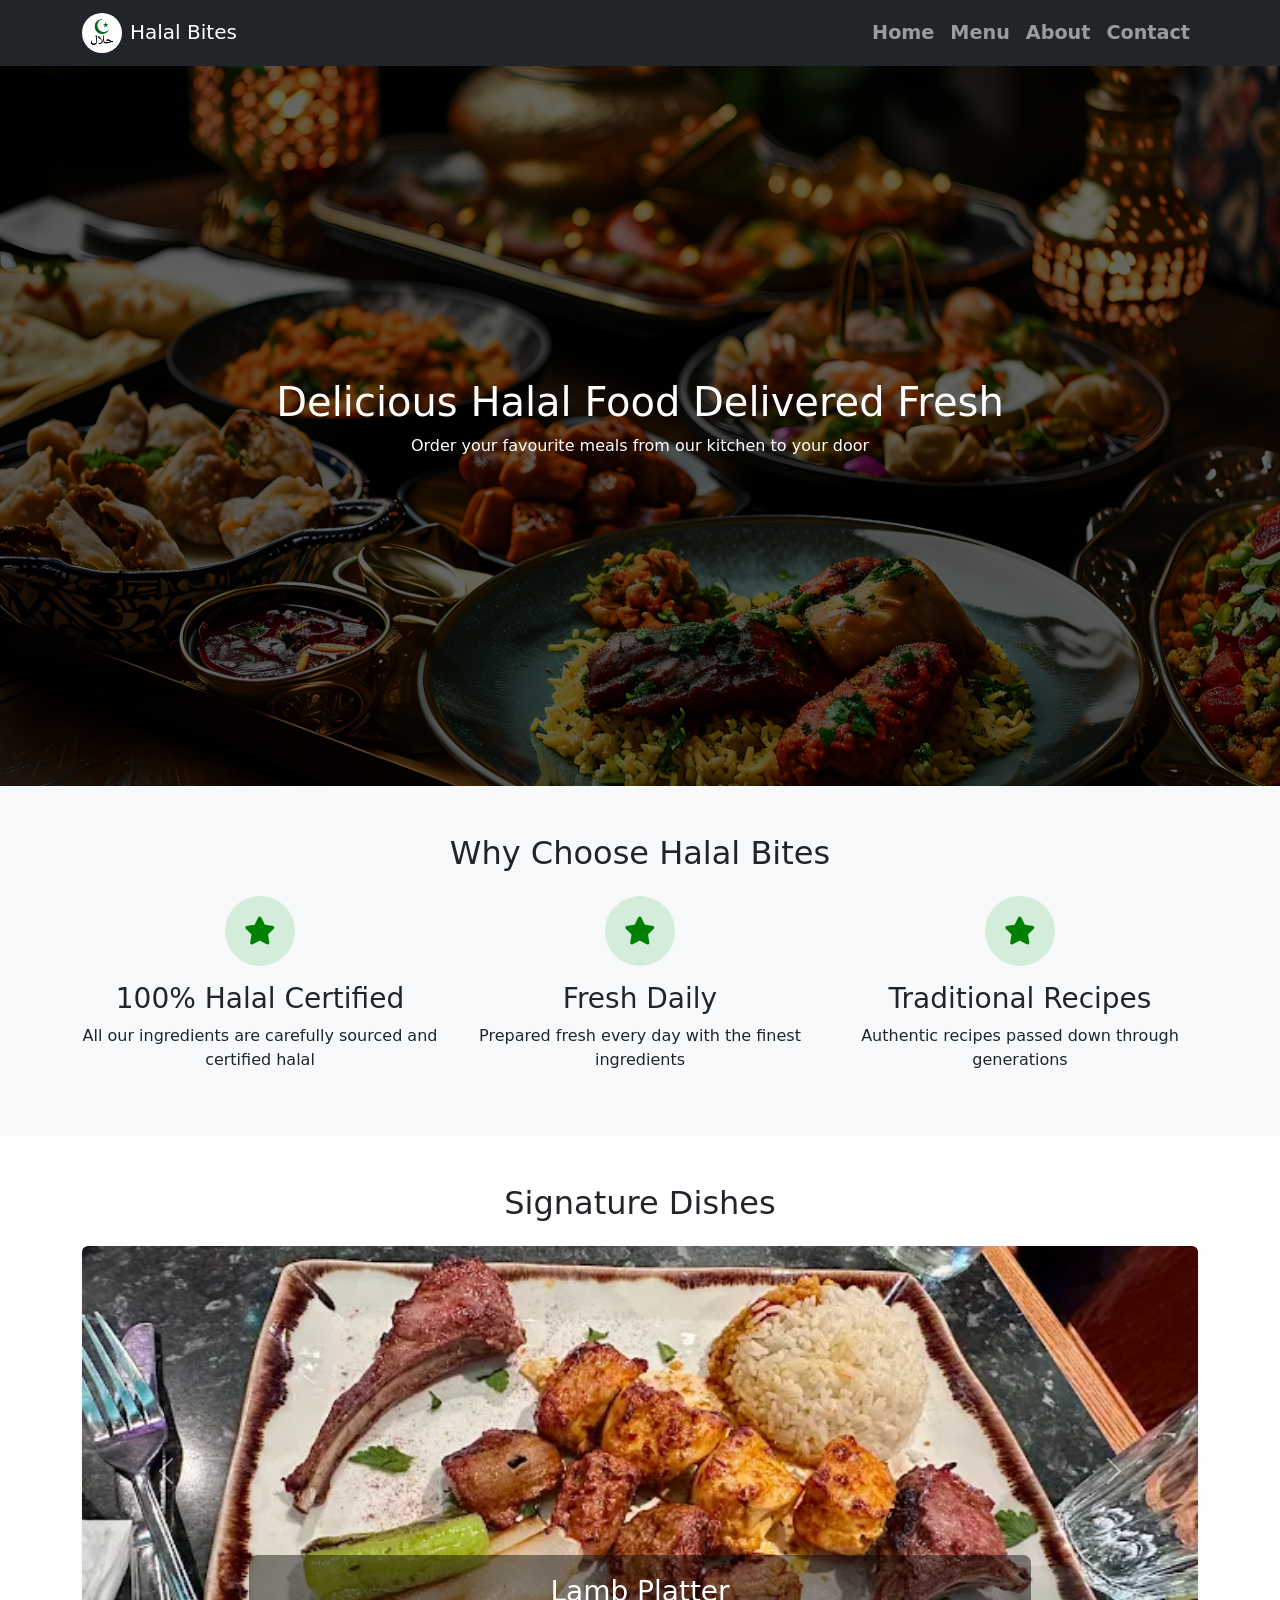
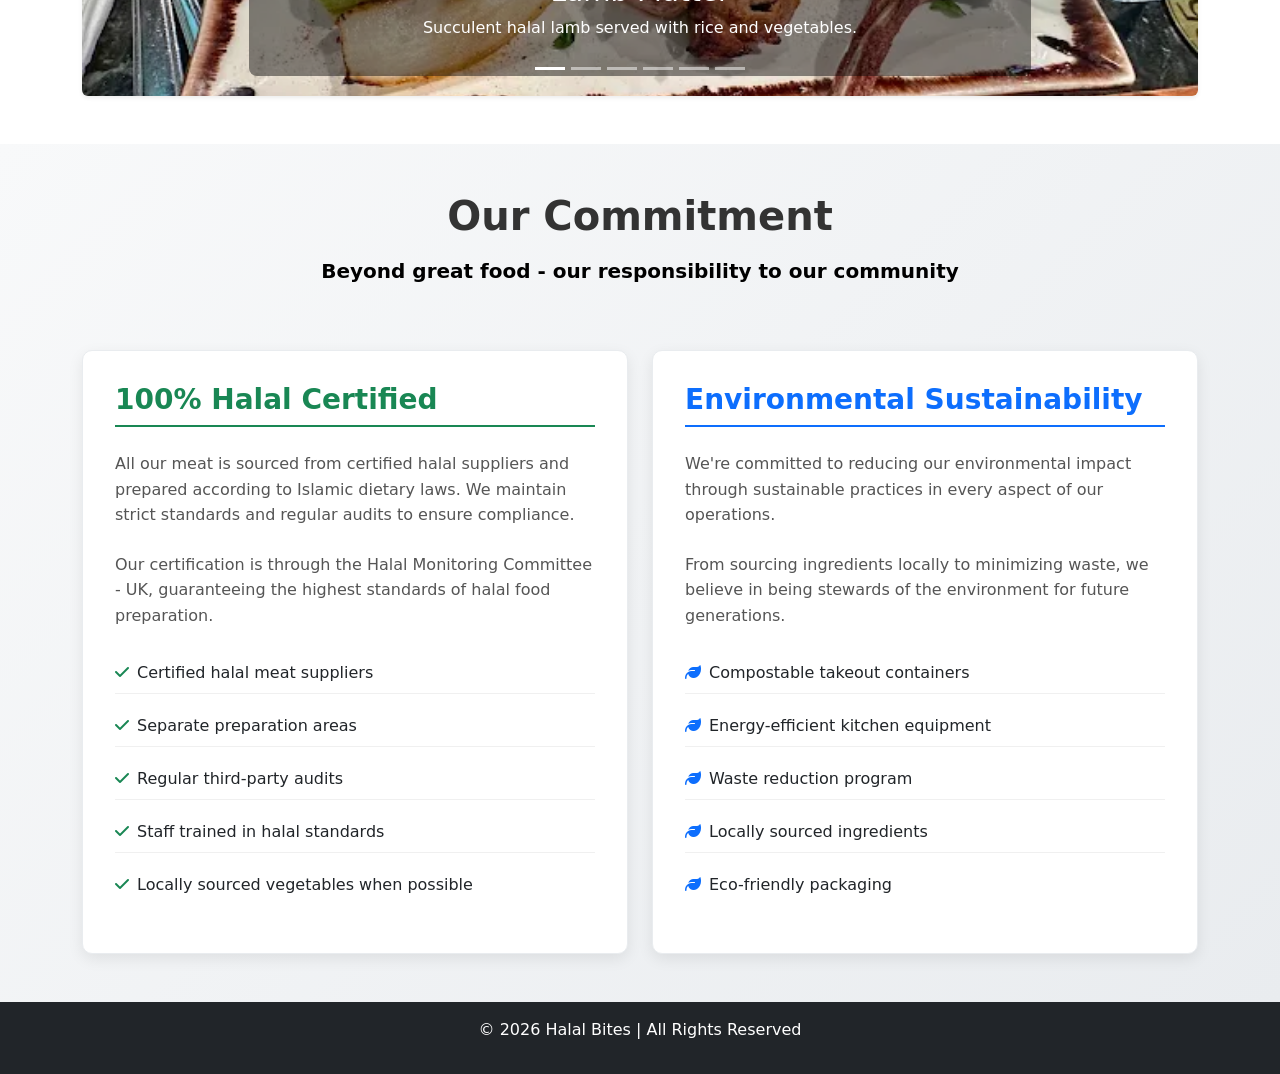
<file: index.html>
<!doctype html>
<html lang="en">
  <head>
    <!--UTF‑8 is a standard that allows the browser to correctly display letters, symbols, and special characters from many languages.-->
    <meta charset="UTF-8" />
    <!--Makes website responsive, ensuring it displays correctly and at the right size on all devices.-->
    <meta name="viewport" content="width=device-width, initial-scale=1.0" />
    <title>Halal Bites</title>

    <!-- Bootstrap CSS -->
    <link
      href="https://cdn.jsdelivr.net/npm/bootstrap@5.3.0/dist/css/bootstrap.min.css"
      rel="stylesheet"
    />

    <!-- Custom CSS -->
    <link rel="stylesheet" href="assets/css/style.css" />

    <!--Font Awesome -->
    <link
      rel="stylesheet"
      href="https://cdnjs.cloudflare.com/ajax/libs/font-awesome/6.5.0/css/all.min.css"
    />
  </head>
  <body>
    <!-- NAVBAR -->
    <!--navbar-expand-md: This controls when the navbar collapses into a hamburger menu. On medium and larger screens, menu items are shown horizontally-->
    <nav class="navbar navbar-expand-md navbar-dark bg-dark sticky-top">
      <div class="container">
        <!--href="#": This means the link will navigate to the top of the page when you click on "Halal Bites"-->
        <a class="navbar-brand" href="#"
          ><img
            src="assets/images/logo.webp"
            alt="Halal Bites Logo"
            class="logo-img me-2"
            loading="lazy"
            width="40"
            height="40"
          />Halal Bites</a
        >

        <button
          class="navbar-toggler"
          type="button"
          data-bs-toggle="collapse"
          data-bs-target="#navbarNav"
          aria-controls="navbarNav"
          aria-expanded="false"
          aria-label="Toggle navigation"
        >
          <span class="navbar-toggler-icon"></span>
        </button>

        <div class="collapse navbar-collapse" id="navbarNav">
          <!--navbar-nav: This is a Bootstrap navbar class that: Styles list items horizontally (instead of bullets) Applies spacing between links Makes links look like navigation items Enables responsive behavior (collapse/expand)-->
          <!--ms-auto: This is a Bootstrap utility class that applies "margin-left: auto" to the element, which pushes the navigation links to the right side of the navbar.-->
          <ul class="navbar-nav ms-auto">
            <li class="nav-item">
              <a class="nav-link" href="index.html">Home</a>
            </li>
            <li class="nav-item">
              <a class="nav-link" href="menu.html" target="_blank">Menu</a>
            </li>
            <li class="nav-item">
              <a class="nav-link" href="about.html" target="_blank">About</a>
            </li>
            <li class="nav-item">
              <a class="nav-link" href="contact.html" target="_blank"
                >Contact</a
              >
            </li>
          </ul>
        </div>
      </div>
    </nav>

    <!-- HERO SECTION (Optimized for performance) -->
    <section class="hero text-white text-center d-flex align-items-center">
      <!-- ✅ LCP Image (now prioritised properly) -->
      <img
        src="assets/images/family-platter.webp"
        alt="Halal food platter"
        class="hero-img"
        fetchpriority="high"
        loading="eager"
        decoding="async"
        width="1920"
        height="1080"
      />

      <!-- ✅ Dark overlay -->
      <div class="overlay"></div>

      <!-- ✅ Hero content -->
      <div class="container position-relative">
        <h1>Delicious Halal Food Delivered Fresh</h1>
        <p>Order your favourite meals from our kitchen to your door</p>
      </div>
    </section>

    <section class="features py-5 bg-light text-center">
      <div class="container">
        <h2 class="mb-4">Why Choose Halal Bites</h2>
        <div class="row">
          <!-- Feature 1 -->
          <div class="col-md-4">
            <div class="feature-box">
              <div class="icon-circle">
                <i class="fa-solid fa-star"></i>
              </div>
              <h3 class="mt-3">100% Halal Certified</h3>
              <p>
                All our ingredients are carefully sourced and certified halal
              </p>
            </div>
          </div>

          <!-- Feature 2 -->
          <div class="col-md-4">
            <div class="feature-box">
              <div class="icon-circle">
                <i class="fa-solid fa-star"></i>
              </div>
              <h3 class="mt-3">Fresh Daily</h3>
              <p>Prepared fresh every day with the finest ingredients</p>
            </div>
          </div>

          <!-- Feature 3 -->
          <div class="col-md-4">
            <div class="feature-box">
              <div class="icon-circle">
                <i class="fa-solid fa-star"></i>
              </div>
              <h3 class="mt-3">Traditional Recipes</h3>
              <p>Authentic recipes passed down through generations</p>
            </div>
          </div>
        </div>
      </div>
    </section>

    <section class="container my-5 text-center">
      <h2 class="mb-4">Signature Dishes</h2>

      <div
        id="signatureCarousel"
        class="carousel slide"
        data-bs-ride="carousel"
      >
        <div class="carousel-indicators">
          <button
            type="button"
            data-bs-target="#signatureCarousel"
            data-bs-slide-to="0"
            class="active"
            aria-current="true"
            aria-label="Lamb Platter"
          ></button>
          <button
            type="button"
            data-bs-target="#signatureCarousel"
            data-bs-slide-to="1"
            aria-label="Mixed Meat Platter"
          ></button>
          <button
            type="button"
            data-bs-target="#signatureCarousel"
            data-bs-slide-to="2"
            aria-label="Kebab Meal"
          ></button>
          <button
            type="button"
            data-bs-target="#signatureCarousel"
            data-bs-slide-to="3"
            aria-label="Shawarma"
          ></button>
          <button
            type="button"
            data-bs-target="#signatureCarousel"
            data-bs-slide-to="4"
            aria-label="Chicken Biryani"
          ></button>
          <button
            type="button"
            data-bs-target="#signatureCarousel"
            data-bs-slide-to="5"
            aria-label="Falafel Platter"
          ></button>
        </div>
        <div class="carousel-inner rounded shadow-sm overflow-hidden">
          <div class="carousel-item active">
            <img
              src="assets/images/lamb-platter.webp"
              class="d-block w-100"
              alt="Lamb Platter"
            />
            <div class="carousel-caption d-none d-md-block">
              <h3>Lamb Platter</h3>
              <p>Succulent halal lamb served with rice and vegetables.</p>
            </div>
          </div>
          <div class="carousel-item">
            <img
              src="assets/images/mixed-meat-platter.webp"
              class="d-block w-100"
              alt="Mixed Meat Platter"
            />
            <div class="carousel-caption d-none d-md-block">
              <h3>Mixed Meat Platter</h3>
              <p>A generous feast of mixed meats and fresh sides.</p>
            </div>
          </div>
          <div class="carousel-item">
            <img
              src="assets/images/kebabmeal.webp"
              class="d-block w-100"
              alt="Kebab Meal"
            />
            <div class="carousel-caption d-none d-md-block">
              <h3>Kebab Meal</h3>
              <p>Flavourful kebabs with fresh salad and warm bread.</p>
            </div>
          </div>
          <div class="carousel-item">
            <img
              src="assets/images/shawarma.webp"
              class="d-block w-100"
              alt="Shawarma"
            />
            <div class="carousel-caption d-none d-md-block">
              <h3>Shawarma</h3>
              <p>Spicy chicken shawarma wrapped with crisp vegetables.</p>
            </div>
          </div>
          <div class="carousel-item">
            <img
              src="assets/images/chicken-biryani.webp"
              class="d-block w-100"
              alt="Chicken Biryani"
            />
            <div class="carousel-caption d-none d-md-block">
              <h3>Chicken Biryani</h3>
              <p>Aromatic biryani layered with tender halal chicken.</p>
            </div>
          </div>
          <div class="carousel-item">
            <img
              src="assets/images/falafel-platter.webp"
              class="d-block w-100"
              alt="Falafel Platter"
            />
            <div class="carousel-caption d-none d-md-block">
              <h3>Falafel Platter</h3>
              <p>Crispy falafel with hummus, salad, and fresh pita.</p>
            </div>
          </div>
        </div>

        <button
          class="carousel-control-prev"
          type="button"
          data-bs-target="#signatureCarousel"
          data-bs-slide="prev"
        >
          <span class="carousel-control-prev-icon" aria-hidden="true"></span>
          <span class="visually-hidden">Previous</span>
        </button>
        <button
          class="carousel-control-next"
          type="button"
          data-bs-target="#signatureCarousel"
          data-bs-slide="next"
        >
          <span class="carousel-control-next-icon" aria-hidden="true"></span>
          <span class="visually-hidden">Next</span>
        </button>
      </div>
    </section>

    <!-- OUR COMMITMENT SECTION -->
    <section class="commitment py-5 bg-light">
      <div class="container">
        <div class="row">
          <div class="col-12 text-center mb-5">
            <h2 class="mb-3">Our Commitment</h2>
            <p class="lead">
              Beyond great food - our responsibility to our community
            </p>
          </div>
        </div>

        <div class="row g-4">
          <!-- Halal Certified Column -->
          <div class="col-lg-6">
            <div class="commitment-card h-100">
              <h3 class="mb-4 text-success">100% Halal Certified</h3>
              <p class="mb-4">
                All our meat is sourced from certified halal suppliers and
                prepared according to Islamic dietary laws. We maintain strict
                standards and regular audits to ensure compliance.
              </p>
              <p class="mb-4">
                Our certification is through the Halal Monitoring Committee -
                UK, guaranteeing the highest standards of halal food
                preparation.
              </p>

              <div class="commitment-list">
                <ul class="list-unstyled">
                  <li>
                    <i class="fa-solid fa-check text-success me-2"></i>Certified
                    halal meat suppliers
                  </li>
                  <li>
                    <i class="fa-solid fa-check text-success me-2"></i>Separate
                    preparation areas
                  </li>
                  <li>
                    <i class="fa-solid fa-check text-success me-2"></i>Regular
                    third-party audits
                  </li>
                  <li>
                    <i class="fa-solid fa-check text-success me-2"></i>Staff
                    trained in halal standards
                  </li>
                  <li>
                    <i class="fa-solid fa-check text-success me-2"></i>Locally
                    sourced vegetables when possible
                  </li>
                </ul>
              </div>
            </div>
          </div>

          <!-- Environmental Sustainability Column -->
          <div class="col-lg-6">
            <div class="commitment-card h-100">
              <h3 class="mb-4 text-primary">Environmental Sustainability</h3>
              <p class="mb-4">
                We're committed to reducing our environmental impact through
                sustainable practices in every aspect of our operations.
              </p>
              <p class="mb-4">
                From sourcing ingredients locally to minimizing waste, we
                believe in being stewards of the environment for future
                generations.
              </p>

              <div class="commitment-list">
                <ul class="list-unstyled">
                  <li>
                    <i class="fa-solid fa-leaf text-primary me-2"></i
                    >Compostable takeout containers
                  </li>
                  <li>
                    <i class="fa-solid fa-leaf text-primary me-2"></i
                    >Energy-efficient kitchen equipment
                  </li>
                  <li>
                    <i class="fa-solid fa-leaf text-primary me-2"></i>Waste
                    reduction program
                  </li>
                  <li>
                    <i class="fa-solid fa-leaf text-primary me-2"></i>Locally
                    sourced ingredients
                  </li>
                  <li>
                    <i class="fa-solid fa-leaf text-primary me-2"></i
                    >Eco-friendly packaging
                  </li>
                </ul>
              </div>
            </div>
          </div>
        </div>
      </div>
    </section>

    <!-- FOOTER -->
    <footer class="bg-dark text-white text-center p-3">
      <p>© 2026 Halal Bites | All Rights Reserved</p>
    </footer>

    <script src="https://cdn.jsdelivr.net/npm/bootstrap@5.3.0/dist/js/bootstrap.bundle.min.js"></script>
  </body>
</html>
</file>
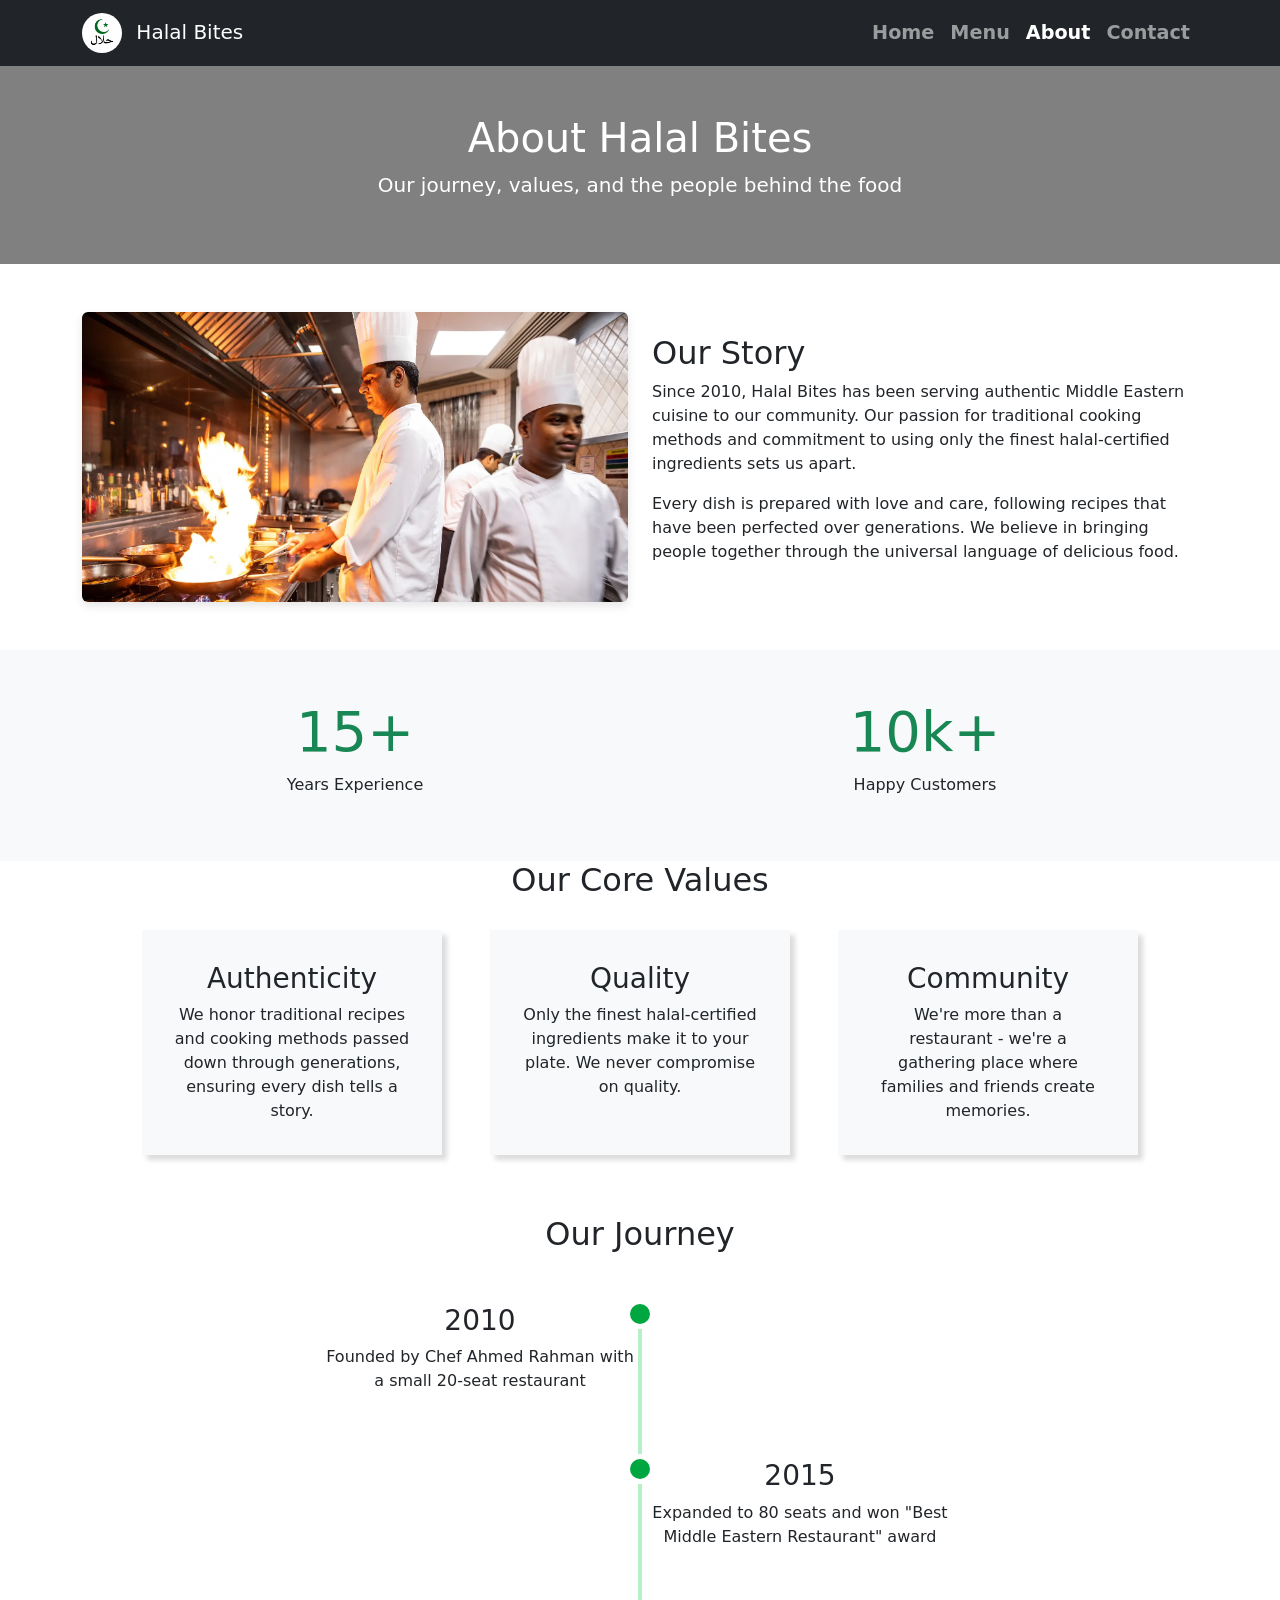
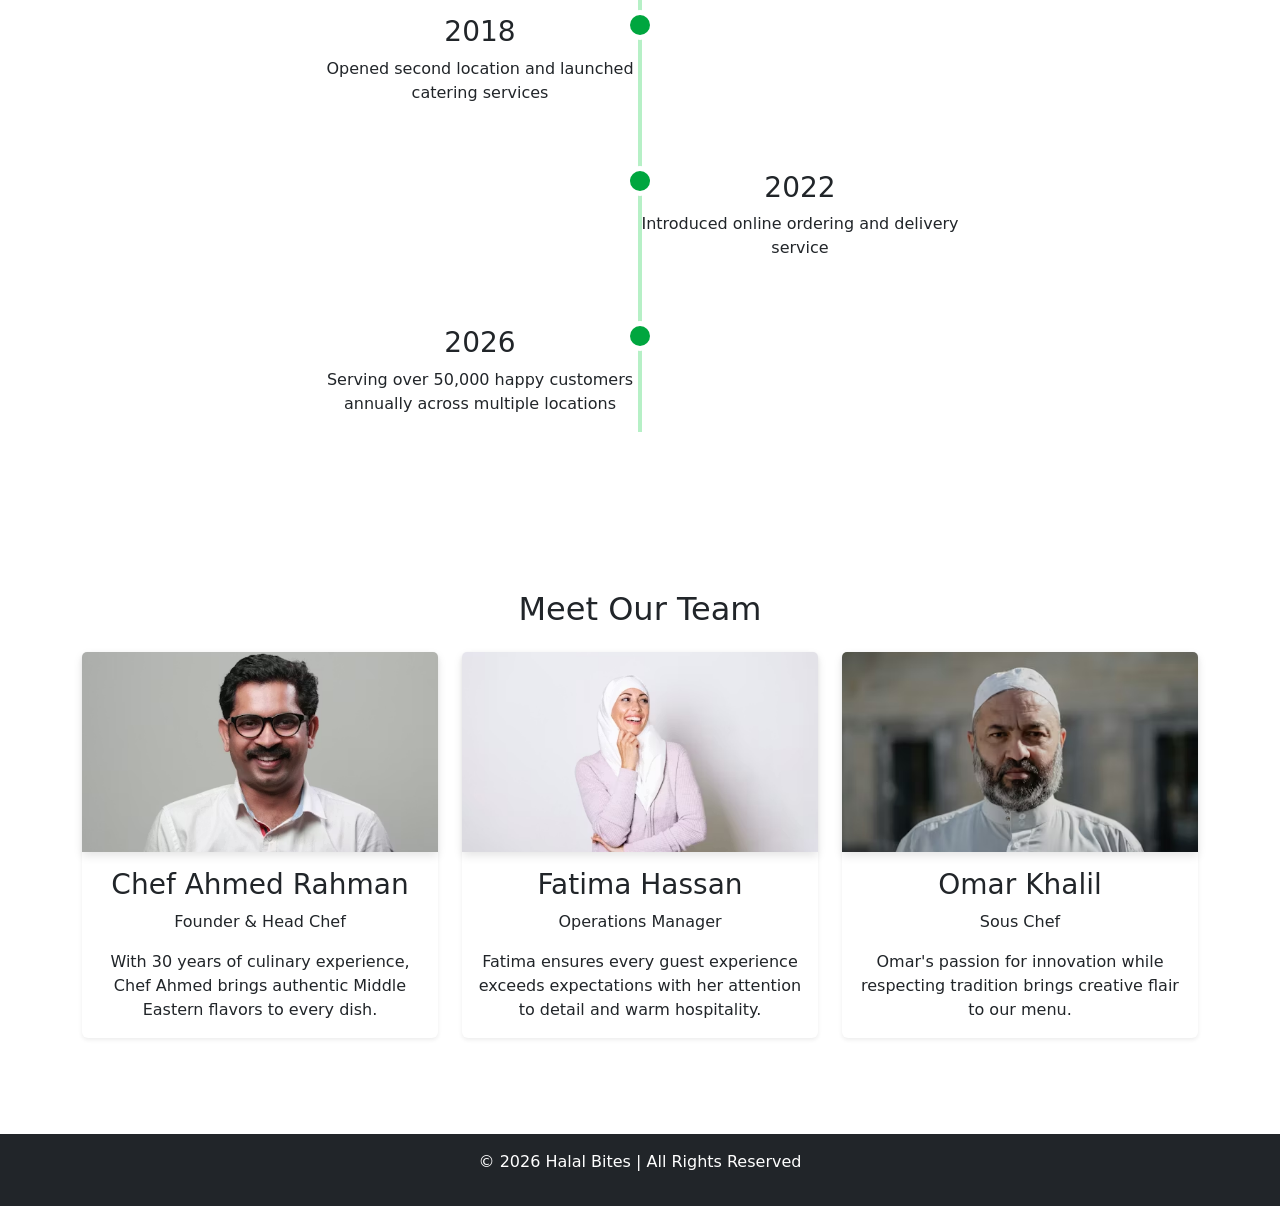
<file: about.html>
<!doctype html>
<html lang="en">
  <head>
    <meta charset="UTF-8" />
    <meta name="viewport" content="width=device-width, initial-scale=1.0" />
    <title>About - Halal Bites</title>

    <!-- Bootstrap -->
    <link
      href="https://cdn.jsdelivr.net/npm/bootstrap@5.3.0/dist/css/bootstrap.min.css"
      rel="stylesheet"
    />

    <!-- CSS -->
    <link rel="stylesheet" href="assets/css/style.css" />

    <!--Font Awesome -->
    <link
      rel="stylesheet"
      href="https://cdnjs.cloudflare.com/ajax/libs/font-awesome/6.5.0/css/all.min.css"
    />
  </head>

  <body>
    <!-- NAVBAR -->
    <nav class="navbar navbar-expand-md navbar-dark bg-dark sticky-top">
      <div class="container">
        <a class="navbar-brand" href="#">
          <img
            src="assets/images/logo.webp"
            alt="Halal Bites Logo"
            class="logo-img me-2"
            loading="lazy"
            width="40"
            height="40"
          />
          Halal Bites
        </a>
        <button
          class="navbar-toggler"
          type="button"
          data-bs-toggle="collapse"
          data-bs-target="#navbarNav"
          aria-controls="navbarNav"
          aria-expanded="false"
          aria-label="Toggle navigation"
        >
          <span class="navbar-toggler-icon"></span>
        </button>

        <div class="collapse navbar-collapse" id="navbarNav">
          <ul class="navbar-nav ms-auto">
            <li class="nav-item">
              <a class="nav-link" href="index.html">Home</a>
            </li>
            <li class="nav-item">
              <a class="nav-link" href="menu.html">Menu</a>
            </li>
            <li class="nav-item">
              <a class="nav-link active" href="about.html">About</a>
            </li>
            <li class="nav-item">
              <a class="nav-link" href="contact.html">Contact</a>
            </li>
          </ul>
        </div>
      </div>
    </nav>

    <!-- HERO -->
    <section class="text-white text-center py-5 halalbites">
      <div class="container">
        <h1>About Halal Bites</h1>
        <p class="lead">Our journey, values, and the people behind the food</p>
      </div>
    </section>

    <!-- ABOUT CONTENT -->
    <section class="container my-5">
      <div class="row align-items-center">
        <!-- IMAGE -->
        <div class="col-md-6">
          <img
            src="assets/images/cheffs.webp"
            class="img-fluid rounded"
            alt="Chefs preparing food in the Halal Bites kitchen"
            loading="lazy"
          />
        </div>

        <!-- TEXT -->
        <div class="col-md-6">
          <h2>Our Story</h2>
          <p>
            Since 2010, Halal Bites has been serving authentic Middle Eastern
            cuisine to our community. Our passion for traditional cooking
            methods and commitment to using only the finest halal-certified
            ingredients sets us apart.
          </p>

          <p>
            Every dish is prepared with love and care, following recipes that
            have been perfected over generations. We believe in bringing people
            together through the universal language of delicious food.
          </p>
        </div>
      </div>
    </section>

    <!-- STATS SECTION -->
    <section class="bg-light py-5 text-center">
      <div class="container">
        <div class="row">
          <div class="col-md-6">
            <h1 class="display-4 text-success">15+</h1>
            <p>Years Experience</p>
          </div>

          <div class="col-md-6">
            <h1 class="display-4 text-success">10k+</h1>
            <p>Happy Customers</p>
          </div>
        </div>
      </div>
    </section>

    <section class="core-value-cards">
      <h2 class="about-core-values">Our Core Values</h2>
      <div class="d-flex flex-wrap justify-content-center cards-wrapper gap-5">
        <div class="card">
          <div class="card-body">
            <h3 class="card-title">Authenticity</h3>

            <p class="card-text">
              We honor traditional recipes and cooking methods passed down
              through generations, ensuring every dish tells a story.
            </p>
          </div>
        </div>

        <div class="card">
          <div class="card-body">
            <h3 class="card-title">Quality</h3>

            <p class="card-text">
              Only the finest halal-certified ingredients make it to your plate.
              We never compromise on quality.
            </p>
          </div>
        </div>

        <div class="card">
          <div class="card-body">
            <h3 class="card-title">Community</h3>

            <p class="card-text">
              We're more than a restaurant - we're a gathering place where
              families and friends create memories.
            </p>
          </div>
        </div>
      </div>
    </section>

    <section class="our-journey">
      <h2 class="text-center">Our Journey</h2>

      <div class="timeline">
        <div class="timeline-item left">
          <div class="content">
            <h3>2010</h3>
            <p>Founded by Chef Ahmed Rahman with a small 20-seat restaurant</p>
          </div>
          <span class="dot"></span>
        </div>

        <div class="timeline-item right">
          <div class="content">
            <h3>2015</h3>
            <p>
              Expanded to 80 seats and won "Best Middle Eastern Restaurant"
              award
            </p>
          </div>
          <span class="dot"></span>
        </div>

        <div class="timeline-item left">
          <div class="content">
            <h3>2018</h3>
            <p>Opened second location and launched catering services</p>
          </div>
          <span class="dot"></span>
        </div>

        <div class="timeline-item right">
          <div class="content">
            <h3>2022</h3>
            <p>Introduced online ordering and delivery service</p>
          </div>
          <span class="dot"></span>
        </div>

        <div class="timeline-item left">
          <div class="content">
            <h3>2026</h3>
            <p>
              Serving over 50,000 happy customers annually across multiple
              locations
            </p>
          </div>
          <span class="dot"></span>
        </div>
      </div>
    </section>

    <section class="container my-5 text-center">
      <h2 class="mb-4">Meet Our Team</h2>

      <div class="row">
        <!-- Staff 1 -->
        <div class="col-md-4 mb-5">
          <div class="card shadow-sm h-100">
            <img
              src="assets/images/staff5.avif"
              class="card-img-top"
              alt="hef Ahmed Rahman, founder and head chef"
              loading="lazy"
            />
            <div class="card-body">
              <h3 class="card-title">Chef Ahmed Rahman</h3>
              <p>Founder & Head Chef</p>
              <p class="card-text">
                With 30 years of culinary experience, Chef Ahmed brings
                authentic Middle Eastern flavors to every dish.
              </p>
            </div>
          </div>
        </div>

        <!-- Staff 2 -->
        <div class="col-md-4 mb-5">
          <div class="card shadow-sm h-100">
            <img
              src="assets/images/staff7.avif"
              class="card-img-top"
              alt="Fatima Hassan, operations manager"
              loading="lazy"
            />
            <div class="card-body">
              <h3 class="card-title">Fatima Hassan</h3>
              <p>Operations Manager</p>
              <p class="card-text">
                Fatima ensures every guest experience exceeds expectations with
                her attention to detail and warm hospitality.
              </p>
            </div>
          </div>
        </div>

        <!-- Staff 3 -->
        <div class="col-md-4 mb-5">
          <div class="card shadow-sm h-100">
            <img
              src="assets/images/staff8.avif"
              class="card-img-top"
              alt="Omar Khalil, sous cheff"
              loading="lazy"
            />
            <div class="card-body">
              <h3 class="card-title">Omar Khalil</h3>
              <p>Sous Chef</p>
              <p class="card-text">
                Omar's passion for innovation while respecting tradition brings
                creative flair to our menu.
              </p>
            </div>
          </div>
        </div>
      </div>
    </section>

    <!-- FOOTER -->
    <footer class="bg-dark text-white text-center p-3">
      <p>© 2026 Halal Bites | All Rights Reserved</p>
    </footer>

    <!-- Bootstrap JS -->
    <script src="https://cdn.jsdelivr.net/npm/bootstrap@5.3.0/dist/js/bootstrap.bundle.min.js"></script>
  </body>
</html>
</file>
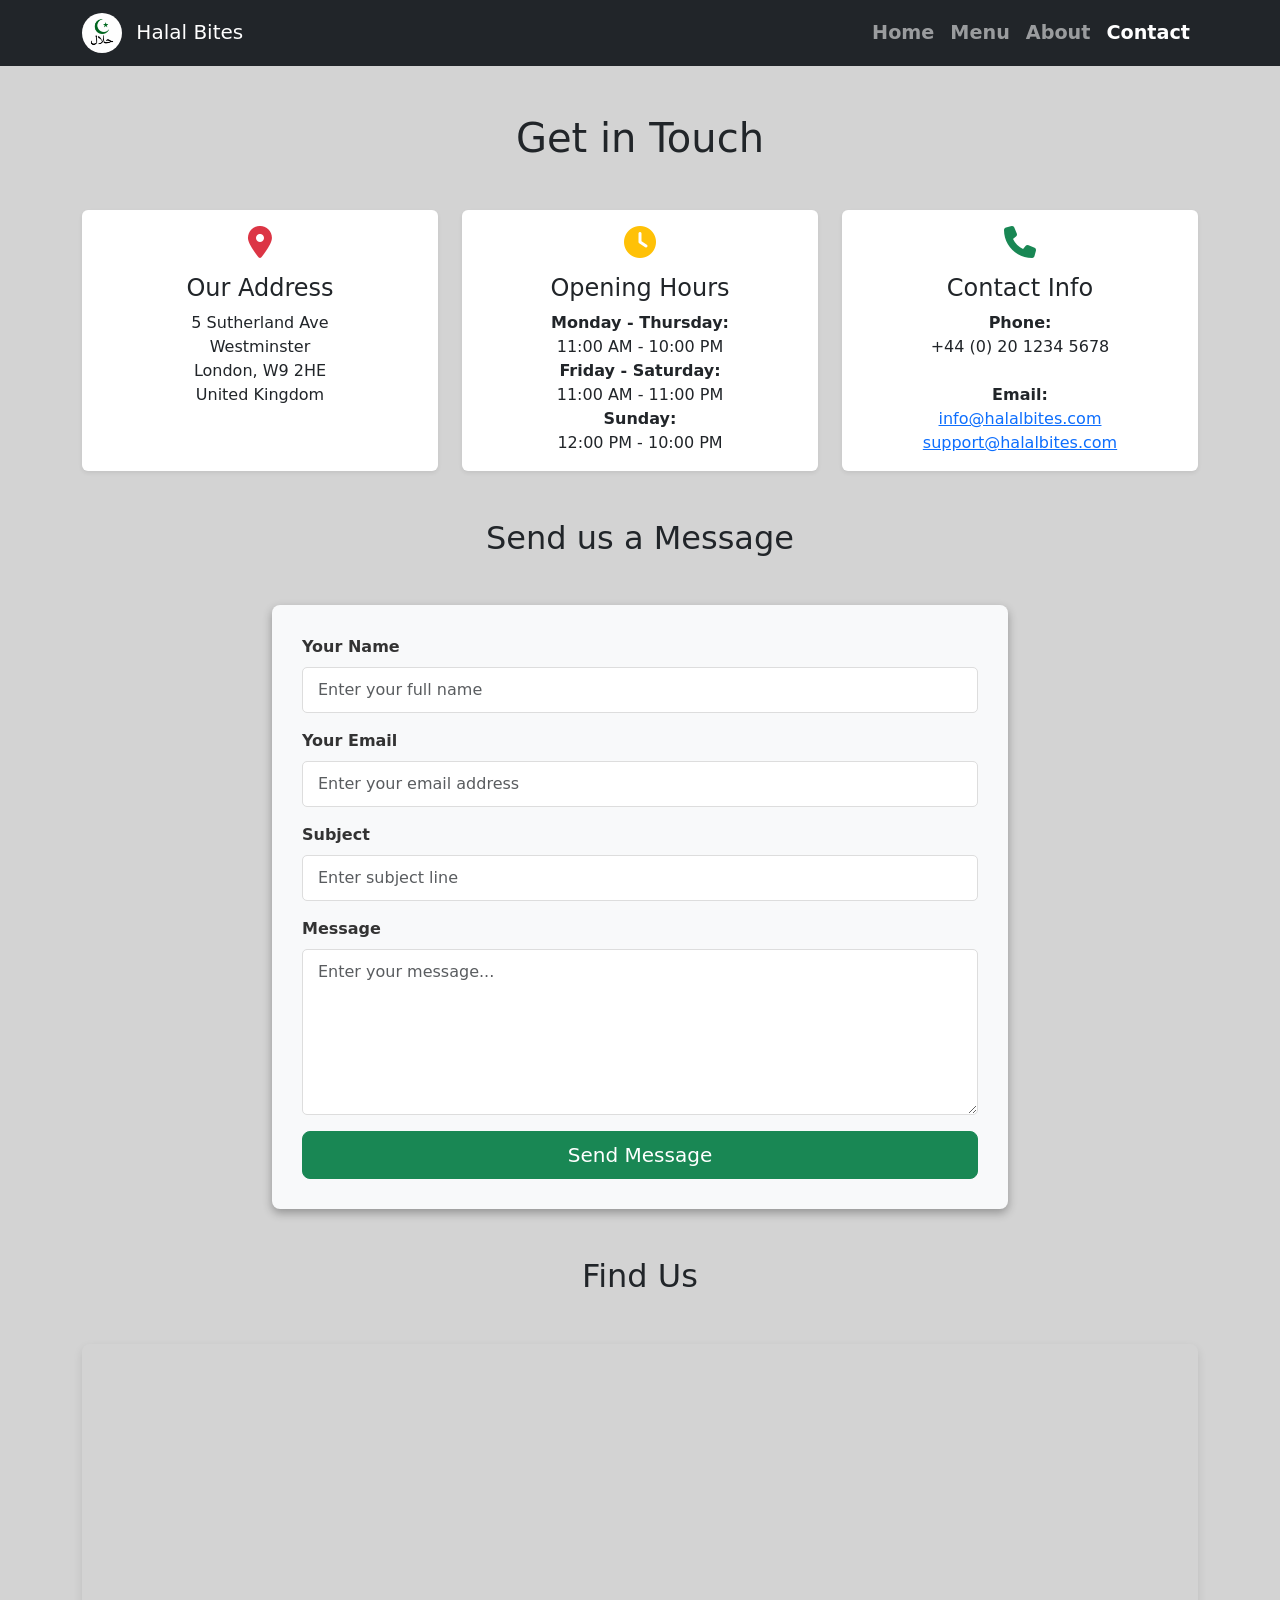
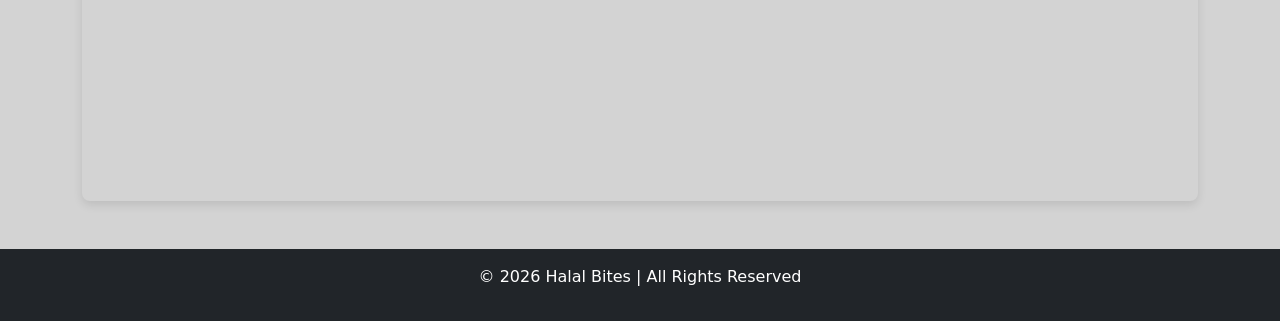
<file: contact.html>
<!doctype html>
<html lang="en">
  <head>
    <meta charset="UTF-8" />

    <!-- Mobile Responsive -->
    <meta name="viewport" content="width=device-width, initial-scale=1.0" />

    <!-- SEO Description -->
    <meta
      name="description"
      content="Contact Halal Bites restaurant in London for bookings, enquiries, support, and opening hours."
    />

    <!-- Favicon -->
    <link rel="icon" type="image/png" href="assets/images/favicon.png" />

    <!-- Preconnect for Faster Loading -->
    <link rel="preconnect" href="https://cdn.jsdelivr.net" />
    <link rel="preconnect" href="https://cdnjs.cloudflare.com" />

    <!-- Bootstrap CSS -->
    <link
      href="https://cdn.jsdelivr.net/npm/bootstrap@5.3.0/dist/css/bootstrap.min.css"
      rel="stylesheet"
    />

    <!-- Font Awesome -->
    <link
      rel="stylesheet"
      href="https://cdnjs.cloudflare.com/ajax/libs/font-awesome/6.5.0/css/all.min.css"
    />

    <!-- Custom CSS -->
    <link rel="stylesheet" href="assets/css/style.css" />

    <title>Contact - Halal Bites</title>
  </head>

  <body id="contactpage">
    <!-- NAVBAR -->
    <nav class="navbar navbar-expand-md navbar-dark bg-dark sticky-top">
      <div class="container">
        <a class="navbar-brand" href="index.html">
          <img
            src="assets/images/logo.webp"
            alt="Halal Bites restaurant logo"
            class="logo-img me-2"
            loading="lazy"
            width="40"
            height="40"
          />
          Halal Bites
        </a>

        <button
          class="navbar-toggler"
          type="button"
          data-bs-toggle="collapse"
          data-bs-target="#navbarNav"
          aria-controls="navbarNav"
          aria-expanded="false"
          aria-label="Toggle navigation"
        >
          <span class="navbar-toggler-icon"></span>
        </button>

        <div class="collapse navbar-collapse" id="navbarNav">
          <ul class="navbar-nav ms-auto">
            <li class="nav-item">
              <a class="nav-link" href="index.html">Home</a>
            </li>

            <li class="nav-item">
              <a class="nav-link" href="menu.html">Menu</a>
            </li>

            <li class="nav-item">
              <a class="nav-link" href="about.html">About</a>
            </li>

            <li class="nav-item">
              <a class="nav-link active" href="contact.html">Contact</a>
            </li>
          </ul>
        </div>
      </div>
    </nav>

    <!-- MAIN CONTENT -->
    <main>
      <!-- GET IN TOUCH SECTION -->
      <section class="container my-5">
        <h1 class="text-center mb-5">Get in Touch</h1>

        <div class="row g-4">
          <!-- Address Card -->
          <div class="col-md-4">
            <div class="card shadow-sm h-100">
              <div class="card-body text-center">
                <div class="contact-icon mb-3">
                  <i class="fa-solid fa-location-dot fa-2x text-danger"></i>
                </div>

                <h2 class="card-title h4">Our Address</h2>

                <p class="card-text">
                  5 Sutherland Ave<br />
                  Westminster<br />
                  London, W9 2HE<br />
                  United Kingdom
                </p>
              </div>
            </div>
          </div>

          <!-- Opening Hours -->
          <div class="col-md-4">
            <div class="card shadow-sm h-100">
              <div class="card-body text-center">
                <div class="contact-icon mb-3">
                  <i class="fa-solid fa-clock fa-2x text-warning"></i>
                </div>

                <h2 class="card-title h4">Opening Hours</h2>

                <p class="card-text">
                  <strong>Monday - Thursday:</strong><br />
                  11:00 AM - 10:00 PM<br />

                  <strong>Friday - Saturday:</strong><br />
                  11:00 AM - 11:00 PM<br />

                  <strong>Sunday:</strong><br />
                  12:00 PM - 10:00 PM
                </p>
              </div>
            </div>
          </div>

          <!-- Contact Card -->
          <div class="col-md-4">
            <div class="card shadow-sm h-100">
              <div class="card-body text-center">
                <div class="contact-icon mb-3">
                  <i class="fa-solid fa-phone fa-2x text-success"></i>
                </div>

                <h2 class="card-title h4">Contact Info</h2>

                <p class="card-text">
                  <strong>Phone:</strong><br />
                  +44 (0) 20 1234 5678<br /><br />

                  <strong>Email:</strong><br />

                  <a href="mailto:info@halalbites.com" class="email-link">
                    info@halalbites.com
                  </a>

                  <br />

                  <a href="mailto:support@halalbites.com" class="email-link">
                    support@halalbites.com
                  </a>
                </p>
              </div>
            </div>
          </div>
        </div>
      </section>

      <!-- CONTACT FORM -->
      <section class="container my-5">
        <h2 class="text-center mb-5">Send us a Message</h2>

        <div class="row justify-content-center">
          <div class="col-md-8">
            <!-- Form -->
            <form class="contact-form" id="contactForm">
              <!-- Name -->
              <div class="mb-3">
                <label for="name" class="form-label"> Your Name </label>

                <input
                  type="text"
                  class="form-control"
                  id="name"
                  name="name"
                  required
                  minlength="2"
                  maxlength="100"
                  autocomplete="name"
                  placeholder="Enter your full name"
                />
              </div>

              <!-- Email -->
              <div class="mb-3">
                <label for="email" class="form-label"> Your Email </label>

                <input
                  type="email"
                  class="form-control"
                  id="email"
                  name="email"
                  required
                  autocomplete="email"
                  placeholder="Enter your email address"
                />
              </div>

              <!-- Subject -->
              <div class="mb-3">
                <label for="subject" class="form-label"> Subject </label>

                <input
                  type="text"
                  class="form-control"
                  id="subject"
                  name="subject"
                  required
                  minlength="3"
                  maxlength="150"
                  placeholder="Enter subject line"
                />
              </div>

              <!-- Message -->
              <div class="mb-3">
                <label for="message" class="form-label"> Message </label>

                <textarea
                  class="form-control"
                  id="message"
                  name="message"
                  rows="6"
                  required
                  minlength="10"
                  maxlength="1000"
                  placeholder="Enter your message..."
                ></textarea>
              </div>

              <!-- Submit -->
              <div class="d-grid gap-2">
                <button type="submit" class="btn btn-success btn-lg">
                  Send Message
                </button>
              </div>
            </form>

            <!-- Thank You Message -->
            <div
              class="thank-you-message"
              id="thankYouMessage"
              aria-live="polite"
            >
              <div class="text-center">
                <div class="thank-you-icon mb-4">
                  <i class="fa-solid fa-circle-check fa-5x text-success"></i>
                </div>

                <h3 class="mb-3">Thank You!</h3>

                <p class="lead mb-3">
                  We have received your message and appreciate you reaching out
                  to us.
                </p>

                <p class="mb-4">
                  Our team will review your message and get back to you as soon
                  as possible.
                </p>

                <button class="btn btn-primary" id="resetFormBtn">
                  Send Another Message
                </button>
              </div>
            </div>
          </div>
        </div>
      </section>

      <!-- MAP -->
      <section class="container-fluid my-5">
        <div class="container">
          <h2 class="text-center mb-5">Find Us</h2>

          <div class="map-container">
            <iframe
              src="https://www.google.com/maps/embed?pb=!1m18!1m12!1m3!1d2482.4643414788675!2d-0.19654842303466452!3d51.523042609559994!2m3!1f0!2f0!3f0!3m2!1i1024!2i768!4f13.1!3m3!1m2!1s0x487610067f558d9d%3A0xbd70e96d28871e2c!2s5%20Sutherland%20Ave%2C%20London%20W9%202HE!5e0!3m2!1sen!2suk!4v1778276573411!5m2!1sen!2suk"
              class="restaurant-map"
              allowfullscreen=""
              loading="lazy"
              referrerpolicy="no-referrer-when-downgrade"
              title="Google Map showing Halal Bites restaurant location"
              aria-label="Map showing restaurant location"
            ></iframe>
          </div>
        </div>
      </section>
    </main>

    <!-- FOOTER -->
    <footer class="bg-dark text-white text-center p-3">
      <p>© 2026 Halal Bites | All Rights Reserved</p>
    </footer>

    <!-- Bootstrap JS -->
    <script
      defer
      src="https://cdn.jsdelivr.net/npm/bootstrap@5.3.0/dist/js/bootstrap.bundle.min.js"
    ></script>

    <!-- Contact Form Script -->
    <script>
      const contactForm = document.getElementById("contactForm");
      const thankYouMessage = document.getElementById("thankYouMessage");
      const resetFormBtn = document.getElementById("resetFormBtn");

      // Handle form submit
      contactForm.addEventListener("submit", function (e) {
        e.preventDefault();

        contactForm.style.display = "none";
        thankYouMessage.style.display = "block";

        thankYouMessage.scrollIntoView({
          behavior: "smooth",
          block: "center",
        });
      });

      // Reset form
      resetFormBtn.addEventListener("click", function () {
        contactForm.reset();

        contactForm.style.display = "block";
        thankYouMessage.style.display = "none";

        contactForm.scrollIntoView({
          behavior: "smooth",
          block: "center",
        });
      });
    </script>
  </body>
</html>
</file>
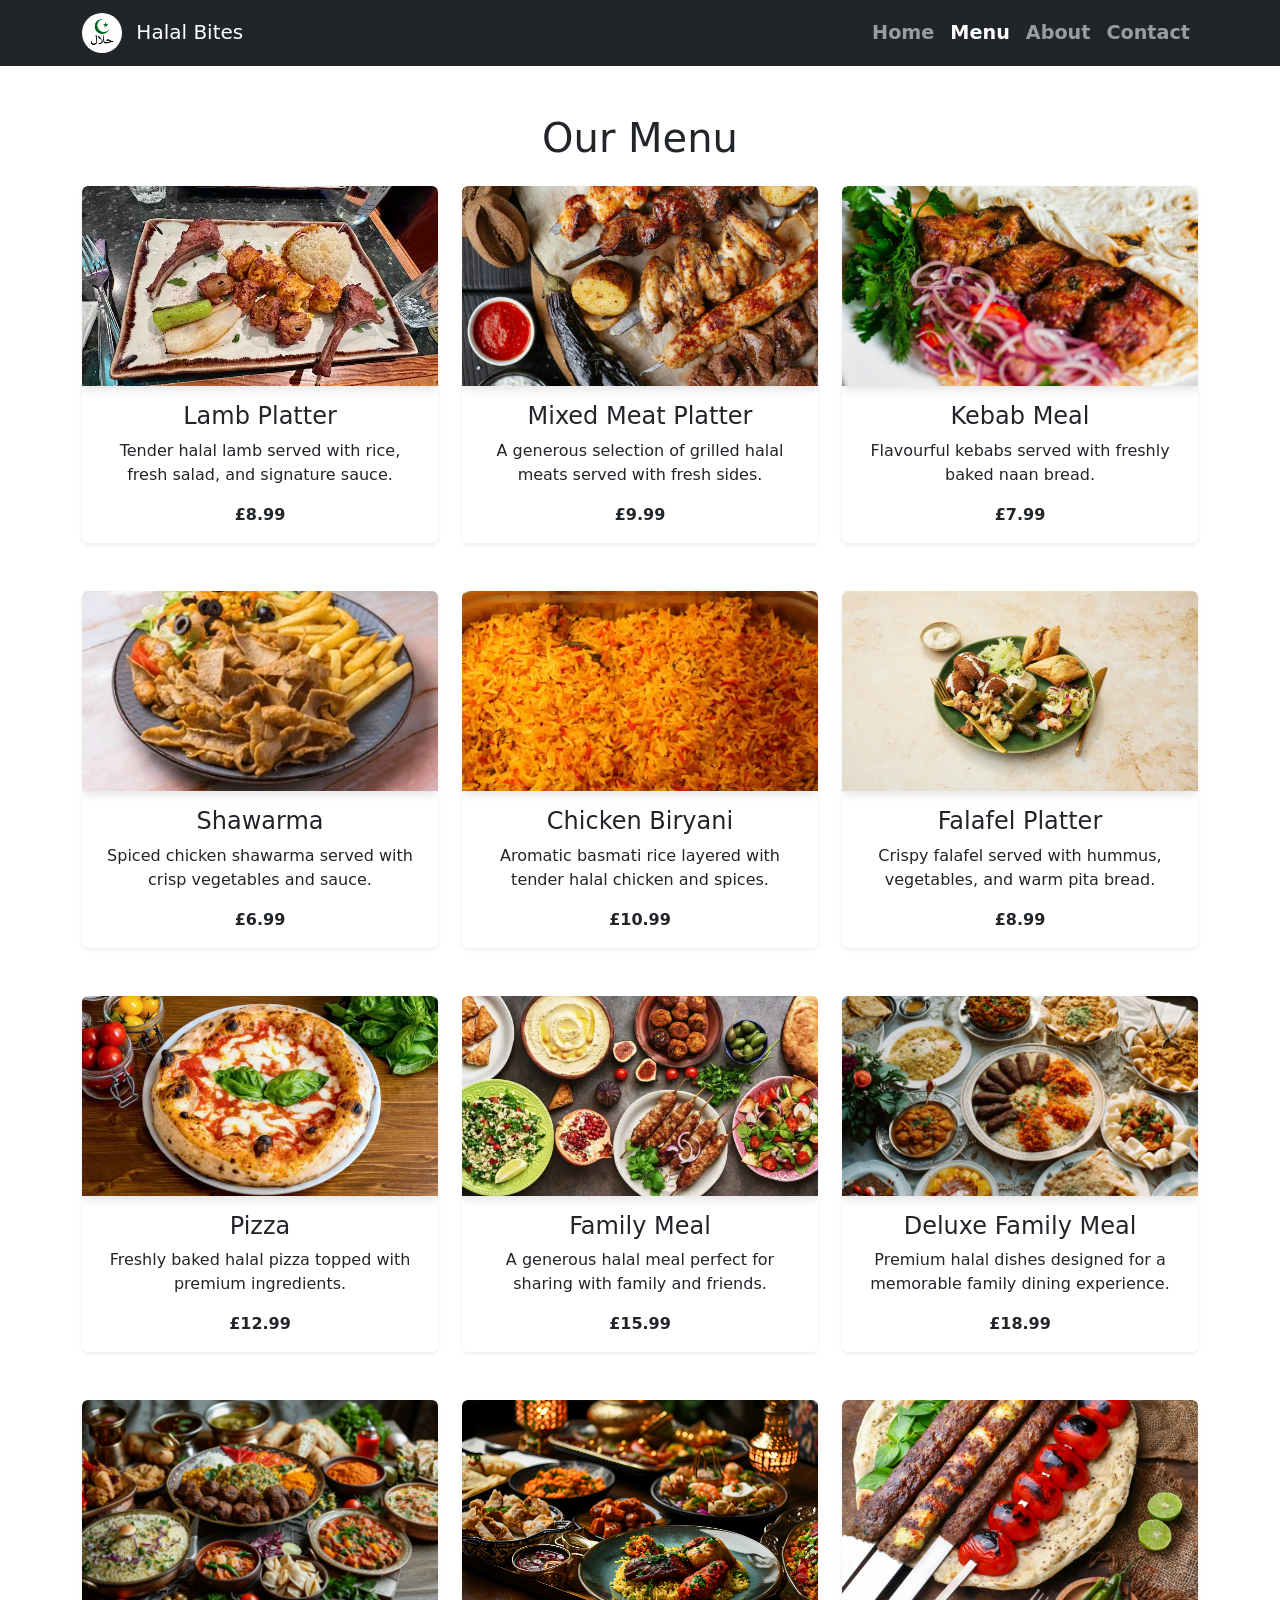
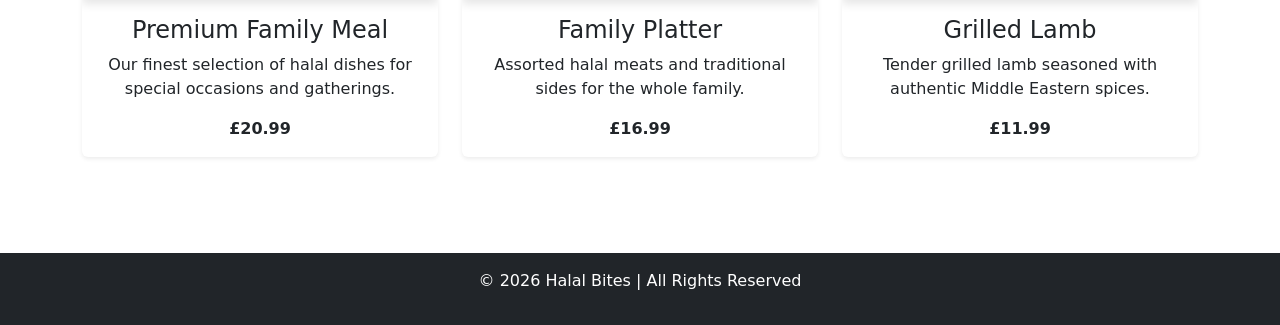
<file: menu.html>
<!doctype html>
<html lang="en">
  <head>
    <!-- Character encoding for proper text display -->
    <meta charset="UTF-8" />

    <!-- Responsive viewport settings -->
    <meta name="viewport" content="width=device-width, initial-scale=1.0" />

    <!-- SEO Meta Description -->
    <meta
      name="description"
      content="Explore the Halal Bites menu featuring authentic halal dishes, grilled meats, shawarma, biryani, falafel, and family platters."
    />

    <!-- SEO Keywords -->
    <meta
      name="keywords"
      content="halal restaurant menu, halal food, shawarma, biryani, kebab, halal platters, halal takeaway"
    />

    <!-- Author -->
    <meta name="author" content="Halal Bites" />

    <title>Menu | Halal Bites</title>

    <!-- Bootstrap CSS -->
    <link
      rel="stylesheet"
      href="https://cdn.jsdelivr.net/npm/bootstrap@5.3.0/dist/css/bootstrap.min.css"
    />

    <!-- Font Awesome -->
    <link
      rel="stylesheet"
      href="https://cdnjs.cloudflare.com/ajax/libs/font-awesome/6.5.0/css/all.min.css"
    />

    <!-- Custom CSS -->
    <link rel="stylesheet" href="assets/css/style.css" />

    <!-- Favicon -->
    <link rel="icon" type="image/webp" href="assets/images/logo.webp" />
  </head>

  <body>
    <!-- =========================
         NAVIGATION BAR
    ========================== -->
    <nav
      class="navbar navbar-expand-md navbar-dark bg-dark sticky-top"
      aria-label="Main navigation"
    >
      <div class="container">
        <!-- Website Logo -->
        <a class="navbar-brand" href="index.html">
          <img
            src="assets/images/logo.webp"
            alt="Halal Bites restaurant logo"
            class="logo-img me-2"
            loading="lazy"
            width="40"
            height="40"
          />
          Halal Bites
        </a>

        <!-- Mobile Menu Toggle -->
        <button
          class="navbar-toggler"
          type="button"
          data-bs-toggle="collapse"
          data-bs-target="#navbarNav"
          aria-controls="navbarNav"
          aria-expanded="false"
          aria-label="Toggle navigation menu"
        >
          <span class="navbar-toggler-icon"></span>
        </button>

        <!-- Navigation Links -->
        <div class="collapse navbar-collapse" id="navbarNav">
          <ul class="navbar-nav ms-auto">
            <li class="nav-item">
              <a class="nav-link" href="index.html">Home</a>
            </li>

            <li class="nav-item">
              <a class="nav-link active" href="menu.html" aria-current="page">
                Menu
              </a>
            </li>

            <li class="nav-item">
              <a class="nav-link" href="about.html">About</a>
            </li>

            <li class="nav-item">
              <a class="nav-link" href="contact.html">Contact</a>
            </li>
          </ul>
        </div>
      </div>
    </nav>

    <!-- =========================
         MENU SECTION
    ========================== -->
    <main>
      <section class="container my-5 text-center">
        <h1 class="mb-4">Our Menu</h1>

        <div class="row">
          <!-- Dish 1 -->
          <div class="col-md-4 mb-5">
            <div class="card shadow-sm h-100">
              <img
                src="assets/images/lamb-platter.webp"
                class="card-img-top"
                alt="Lamb platter with rice and salad"
                loading="lazy"
                width="600"
                height="400"
              />

              <div class="card-body">
                <h2 class="card-title h4">Lamb Platter</h2>

                <p class="card-text">
                  Tender halal lamb served with rice, fresh salad, and signature
                  sauce.
                </p>

                <p class="card-text fw-bold">£8.99</p>
              </div>
            </div>
          </div>

          <!-- Dish 2 -->
          <div class="col-md-4 mb-5">
            <div class="card shadow-sm h-100">
              <img
                src="assets/images/mixed-meat-platter.webp"
                class="card-img-top"
                alt="Mixed meat platter with grilled halal meats"
                loading="lazy"
                width="600"
                height="400"
              />

              <div class="card-body">
                <h2 class="card-title h4">Mixed Meat Platter</h2>

                <p class="card-text">
                  A generous selection of grilled halal meats served with fresh
                  sides.
                </p>

                <p class="card-text fw-bold">£9.99</p>
              </div>
            </div>
          </div>

          <!-- Dish 3 -->
          <div class="col-md-4 mb-5">
            <div class="card shadow-sm h-100">
              <img
                src="assets/images/kebabmeal.webp"
                class="card-img-top"
                alt="Kebab meal with naan bread"
                loading="lazy"
                width="600"
                height="400"
              />

              <div class="card-body">
                <h2 class="card-title h4">Kebab Meal</h2>

                <p class="card-text">
                  Flavourful kebabs served with freshly baked naan bread.
                </p>

                <p class="card-text fw-bold">£7.99</p>
              </div>
            </div>
          </div>

          <!-- Dish 4 -->
          <div class="col-md-4 mb-5">
            <div class="card shadow-sm h-100">
              <img
                src="assets/images/shawarma.webp"
                class="card-img-top"
                alt="Chicken shawarma wrap"
                loading="lazy"
                width="600"
                height="400"
              />

              <div class="card-body">
                <h2 class="card-title h4">Shawarma</h2>

                <p class="card-text">
                  Spiced chicken shawarma served with crisp vegetables and
                  sauce.
                </p>

                <p class="card-text fw-bold">£6.99</p>
              </div>
            </div>
          </div>

          <!-- Dish 5 -->
          <div class="col-md-4 mb-5">
            <div class="card shadow-sm h-100">
              <img
                src="assets/images/chicken-biryani.webp"
                class="card-img-top"
                alt="Chicken biryani served with herbs"
                loading="lazy"
                width="600"
                height="400"
              />

              <div class="card-body">
                <h2 class="card-title h4">Chicken Biryani</h2>

                <p class="card-text">
                  Aromatic basmati rice layered with tender halal chicken and
                  spices.
                </p>

                <p class="card-text fw-bold">£10.99</p>
              </div>
            </div>
          </div>

          <!-- Dish 6 -->
          <div class="col-md-4 mb-5">
            <div class="card shadow-sm h-100">
              <img
                src="assets/images/falafel-platter.webp"
                class="card-img-top"
                alt="Falafel platter with hummus and pita bread"
                loading="lazy"
                width="600"
                height="400"
              />

              <div class="card-body">
                <h2 class="card-title h4">Falafel Platter</h2>

                <p class="card-text">
                  Crispy falafel served with hummus, vegetables, and warm pita
                  bread.
                </p>

                <p class="card-text fw-bold">£8.99</p>
              </div>
            </div>
          </div>

          <!-- Dish 7 -->
          <div class="col-md-4 mb-5">
            <div class="card shadow-sm h-100">
              <img
                src="assets/images/pizza.webp"
                class="card-img-top"
                alt="Freshly baked halal pizza"
                loading="lazy"
                width="600"
                height="400"
              />

              <div class="card-body">
                <h2 class="card-title h4">Pizza</h2>

                <p class="card-text">
                  Freshly baked halal pizza topped with premium ingredients.
                </p>

                <p class="card-text fw-bold">£12.99</p>
              </div>
            </div>
          </div>

          <!-- Dish 8 -->
          <div class="col-md-4 mb-5">
            <div class="card shadow-sm h-100">
              <img
                src="assets/images/family-meal.webp"
                class="card-img-top"
                alt="Large family meal platter"
                loading="lazy"
                width="600"
                height="400"
              />

              <div class="card-body">
                <h2 class="card-title h4">Family Meal</h2>

                <p class="card-text">
                  A generous halal meal perfect for sharing with family and
                  friends.
                </p>

                <p class="card-text fw-bold">£15.99</p>
              </div>
            </div>
          </div>

          <!-- Dish 9 -->
          <div class="col-md-4 mb-5">
            <div class="card shadow-sm h-100">
              <img
                src="assets/images/family-meal2.webp"
                class="card-img-top"
                alt="Deluxe family meal platter"
                loading="lazy"
                width="600"
                height="400"
              />

              <div class="card-body">
                <h2 class="card-title h4">Deluxe Family Meal</h2>

                <p class="card-text">
                  Premium halal dishes designed for a memorable family dining
                  experience.
                </p>

                <p class="card-text fw-bold">£18.99</p>
              </div>
            </div>
          </div>

          <!-- Dish 10 -->
          <div class="col-md-4 mb-5">
            <div class="card shadow-sm h-100">
              <img
                src="assets/images/family-meal3.webp"
                class="card-img-top"
                alt="Premium family sharing platter"
                loading="lazy"
                width="600"
                height="400"
              />

              <div class="card-body">
                <h2 class="card-title h4">Premium Family Meal</h2>

                <p class="card-text">
                  Our finest selection of halal dishes for special occasions and
                  gatherings.
                </p>

                <p class="card-text fw-bold">£20.99</p>
              </div>
            </div>
          </div>

          <!-- Dish 11 -->
          <div class="col-md-4 mb-5">
            <div class="card shadow-sm h-100">
              <img
                src="assets/images/family-platter.webp"
                class="card-img-top"
                alt="Family platter with assorted halal meats"
                loading="lazy"
                width="600"
                height="400"
              />

              <div class="card-body">
                <h2 class="card-title h4">Family Platter</h2>

                <p class="card-text">
                  Assorted halal meats and traditional sides for the whole
                  family.
                </p>

                <p class="card-text fw-bold">£16.99</p>
              </div>
            </div>
          </div>

          <!-- Dish 12 -->
          <div class="col-md-4 mb-5">
            <div class="card shadow-sm h-100">
              <img
                src="assets/images/lamb.webp"
                class="card-img-top"
                alt="Grilled lamb dish"
                loading="lazy"
                width="600"
                height="400"
              />

              <div class="card-body">
                <h2 class="card-title h4">Grilled Lamb</h2>

                <p class="card-text">
                  Tender grilled lamb seasoned with authentic Middle Eastern
                  spices.
                </p>

                <p class="card-text fw-bold">£11.99</p>
              </div>
            </div>
          </div>
        </div>
      </section>
    </main>

    <!-- =========================
         FOOTER
    ========================== -->
    <footer class="bg-dark text-white text-center p-3">
      <p>© 2026 Halal Bites | All Rights Reserved</p>
    </footer>

    <!-- Bootstrap JavaScript -->
    <script src="https://cdn.jsdelivr.net/npm/bootstrap@5.3.0/dist/js/bootstrap.bundle.min.js"></script>
  </body>
</html>
</file>
<file: assets/css/style.css>
/* ========================================
   GLOBAL STYLES (ALL PAGES)
======================================== */

/* Navbar */
.nav-item {
    font-weight: bold;
    font-size: larger;
}

    .logo-img {
    height: 40px;
    width: 40px;
    border-radius: 50%;
    object-fit: cover;
}

/* Cards */
.card {
    border: none;
    transition: transform 0.3s, box-shadow 0.3s;
}

/* Shared Card Images */
.card img {
    height: 200px;
    object-fit: cover;
}

/* Footer */
footer {
    margin-top: auto;
}


/* ========================================
   INDEX.HTML (HOME PAGE)
======================================== */

/* Hero Section */
.hero {
    position: relative;
    height: 80vh;
    overflow: hidden;
}

.hero-img {
    position: absolute;
    top: 0;
    left: 0;
    width: 100%;
    height: 100%;
    object-fit: cover;
    z-index: 0;
}

.overlay {
    position: absolute;
    inset: 0;
    background: rgba(0,0,0,0.6);
    z-index: 1;
}

.hero .container {
    z-index: 2;
}

/* Features */
.features {
    background-color: #f8f9fa;
}

.icon-circle {
    width: 70px;
    height: 70px;
    background-color: #d4edda;
    border-radius: 50%;
    display: flex;
    align-items: center;
    justify-content: center;
    margin: 0 auto;
}

.icon-circle i {
    font-size: 28px;
    color: green;
}

/* Carousel */
#signatureCarousel .carousel-item img {
    width: 100%;
    height: 450px;
    object-fit: cover;
}

#signatureCarousel .carousel-caption {
    background: rgba(0, 0, 0, 0.45);
    border-radius: 0.5rem;
}

/* Commitment Section */
.commitment {
    background: linear-gradient(135deg, #f8f9fa 0%, #e9ecef 100%);
}

.commitment h2 {
    color: #333;
    font-weight: 700;
    font-size: 2.5rem;
}

.commitment .lead {
    color: black;
    font-size: 1.25rem;
    font-weight: bold;
}

.commitment-card {
    background: white;
    padding: 2rem;
    border-radius: 10px;
    box-shadow: 0 5px 15px rgba(0,0,0,0.08);
    border: 1px solid #e9ecef;
}

.commitment-card h3 {
    font-weight: 600;
    border-bottom: 2px solid;
    padding-bottom: 0.5rem;
}

.commitment-card p {
    line-height: 1.6;
    color: #555;
}

.commitment-list ul li {
    margin-bottom: 0.75rem;
    padding: 0.5rem 0;
    border-bottom: 1px solid #f0f0f0;
}

.commitment-list ul li:last-child {
    border-bottom: none;
}

/* ========================================
   MENU.HTML
======================================== */

main .card {
    overflow: hidden;
}

/* ========================================
   ABOUT.HTML
======================================== */

/* Hero */
.halalbites {
    background-color: grey;
}

/* About Images */
section img {
    box-shadow: 0 4px 10px rgba(0,0,0,0.1);
}

/* Core Values */
.about-core-values {
    text-align: center;
    margin-bottom: 30px;
}

.core-value-cards .card-body {
    display: flex;
    flex-direction: column;
    justify-content: flex-start;
    box-shadow: gainsboro 5px 5px 5px;
    text-align: center;
    background-color: #f8f9fa;
    width: 300px;
    min-height: 200px;
    padding: 2rem;
}

/* Timeline */
.our-journey {
    padding: 60px 20px;
}

.timeline {
    position: relative;
    max-width: 900px;
    margin: 50px auto 0;
}

.timeline::before {
    content: "";
    position: absolute;
    left: 50%;
    top: 0;
    width: 4px;
    height: 100%;
    background: #b6f0c6;
    transform: translateX(-50%);
}

.timeline-item {
    display: flex;
    position: relative;
    margin-bottom: 50px;
}

.timeline-item.left {
    justify-content: flex-end;
    padding-right: 50%;
}

.timeline-item.right {
    justify-content: flex-start;
    padding-left: 50%;
}

.timeline-item .content {
    max-width: 320px;
    text-align: center;
}

.timeline-item .dot {
    position: absolute;
    left: 50%;
    width: 20px;
    height: 20px;
    background: #00a63f;
    border-radius: 50%;
    transform: translateX(-50%);
    box-shadow: 0 0 0 5px #fff;
}

/* ========================================
   CONTACT.HTML
======================================== */

#contactpage {
    background-color: lightgrey;
}

/* Contact Icons */
.contact-icon {
    display: flex;
    justify-content: center;
    align-items: center;
}

/* Contact Form */
.contact-form {
    background-color: #f8f9fa;
    padding: 30px;
    border-radius: 8px;
    box-shadow: 0 4px 10px rgba(0,0,0,0.3);
}

.contact-form .form-label {
    font-weight: 600;
    color: #333;
}

.contact-form .form-control {
    border: 1px solid #ddd;
    border-radius: 5px;
    padding: 10px 15px;
}

.contact-form textarea.form-control {
    resize: vertical;
}

/* Thank You Message */
.thank-you-message {
    display: none;
    background-color: #f0fdf4;
    border: 2px solid #22c55e;
    border-radius: 8px;
    padding: 50px 30px;
    text-align: center;
}

.thank-you-message h3 {
    color: #15803d;
    font-weight: bold;
}

/* Map */
.map-container {
    border-radius: 8px;
    overflow: hidden;
    box-shadow: 0 4px 10px rgba(0,0,0,0.1);
}


.restaurant-map {
     border: 0;
    width: 100%;
    height: 450px;
    
}
</file>
